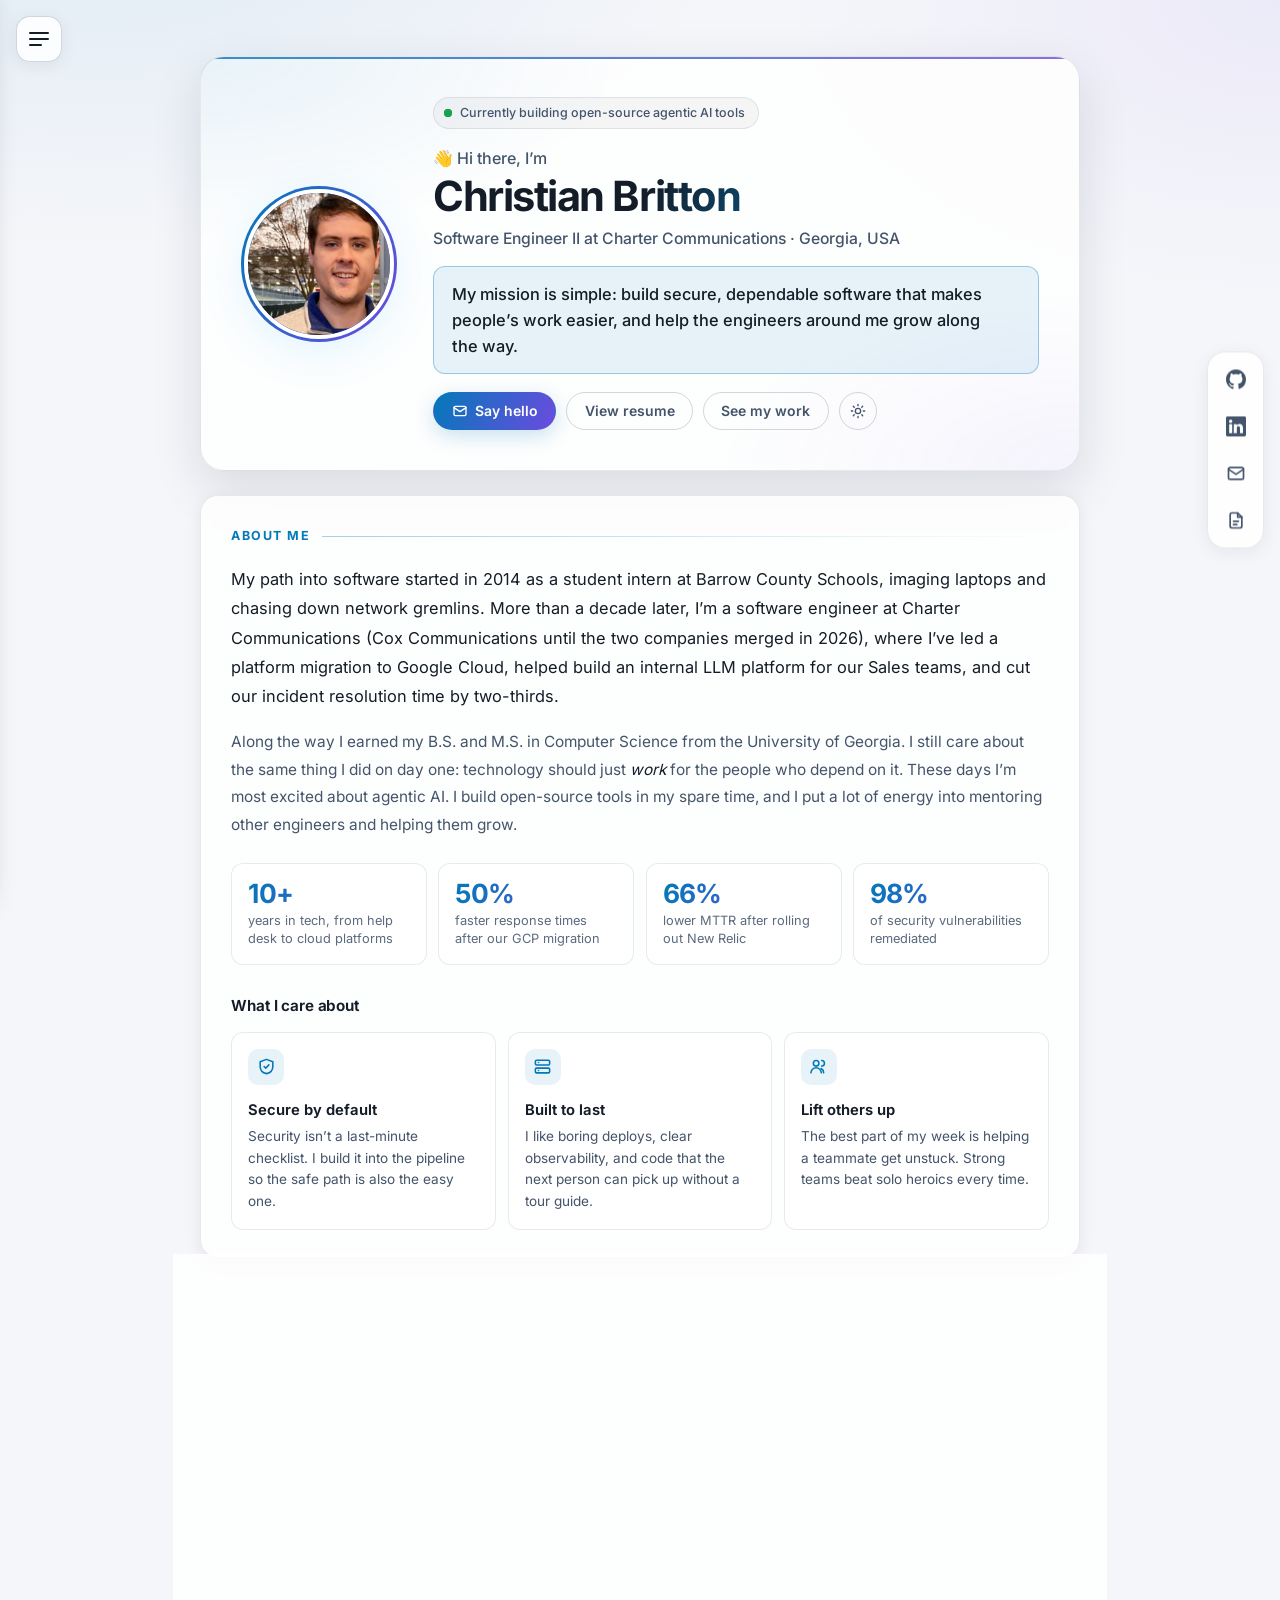
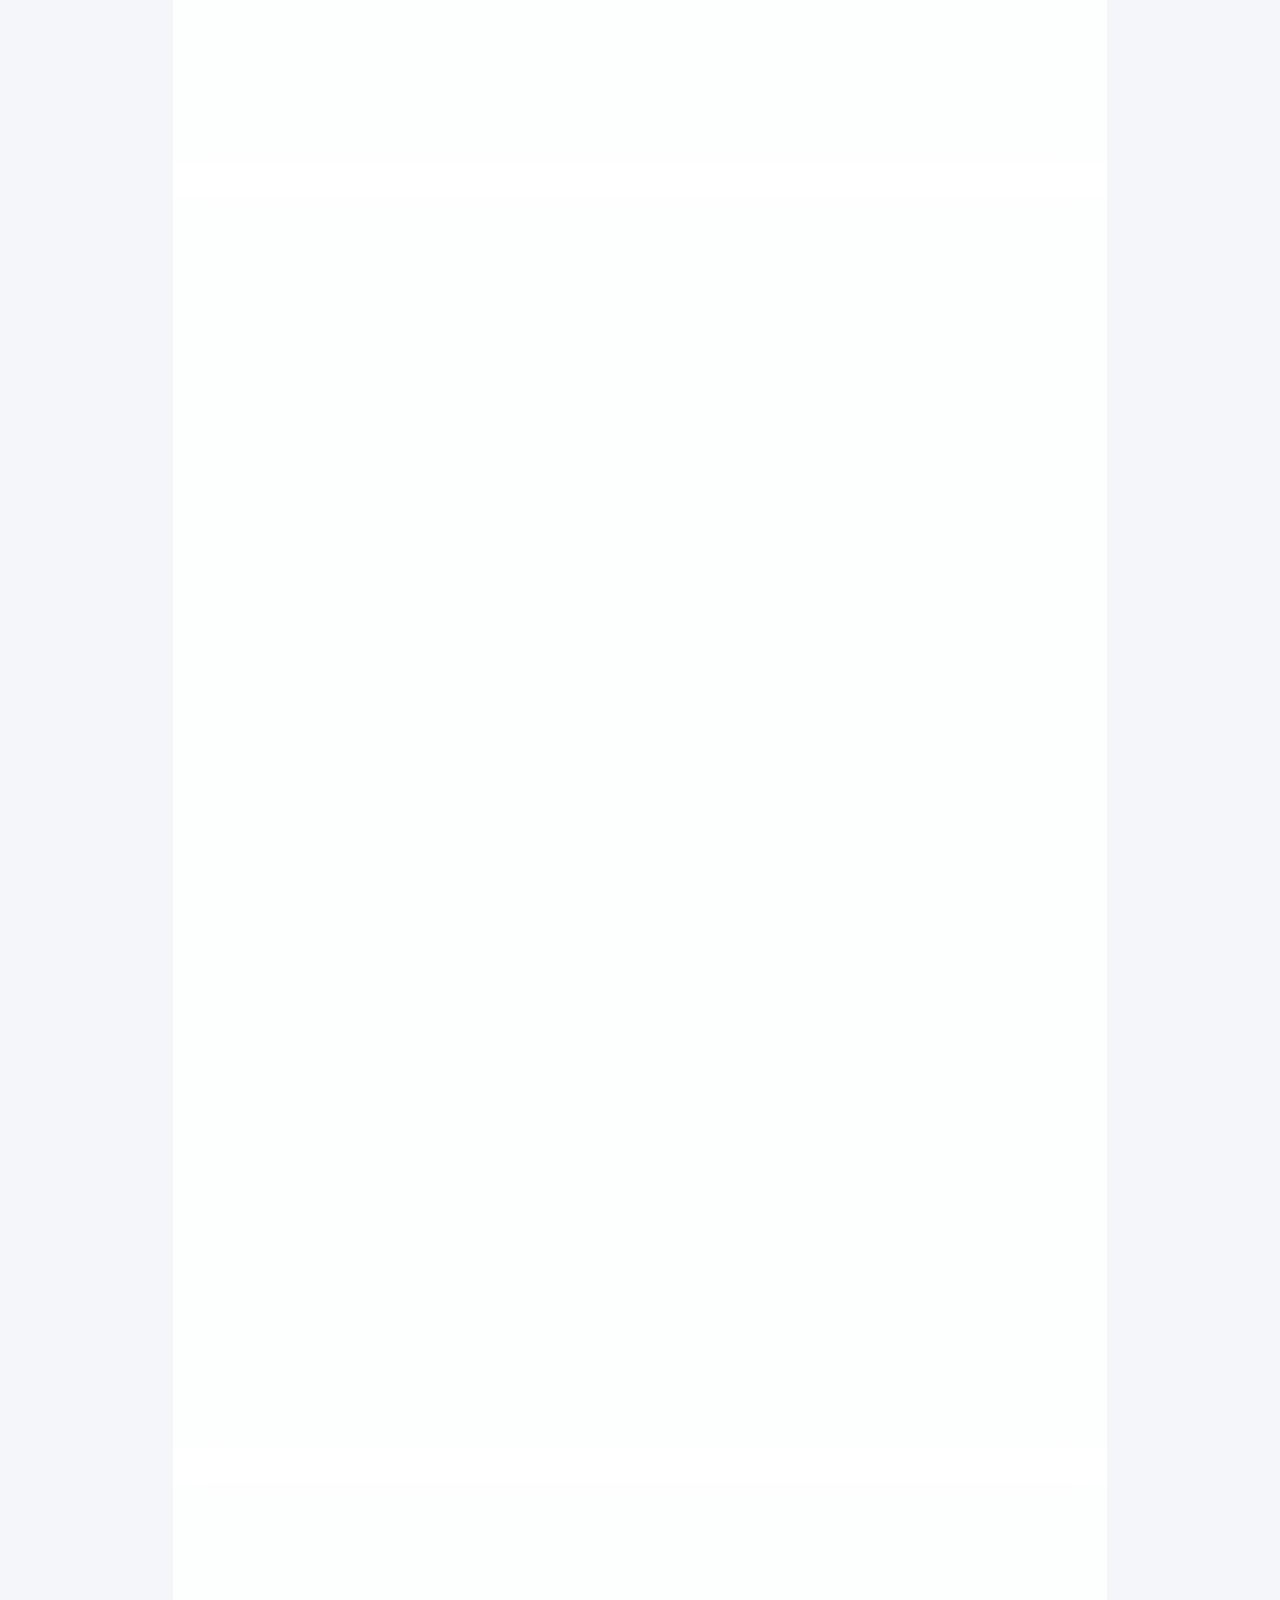
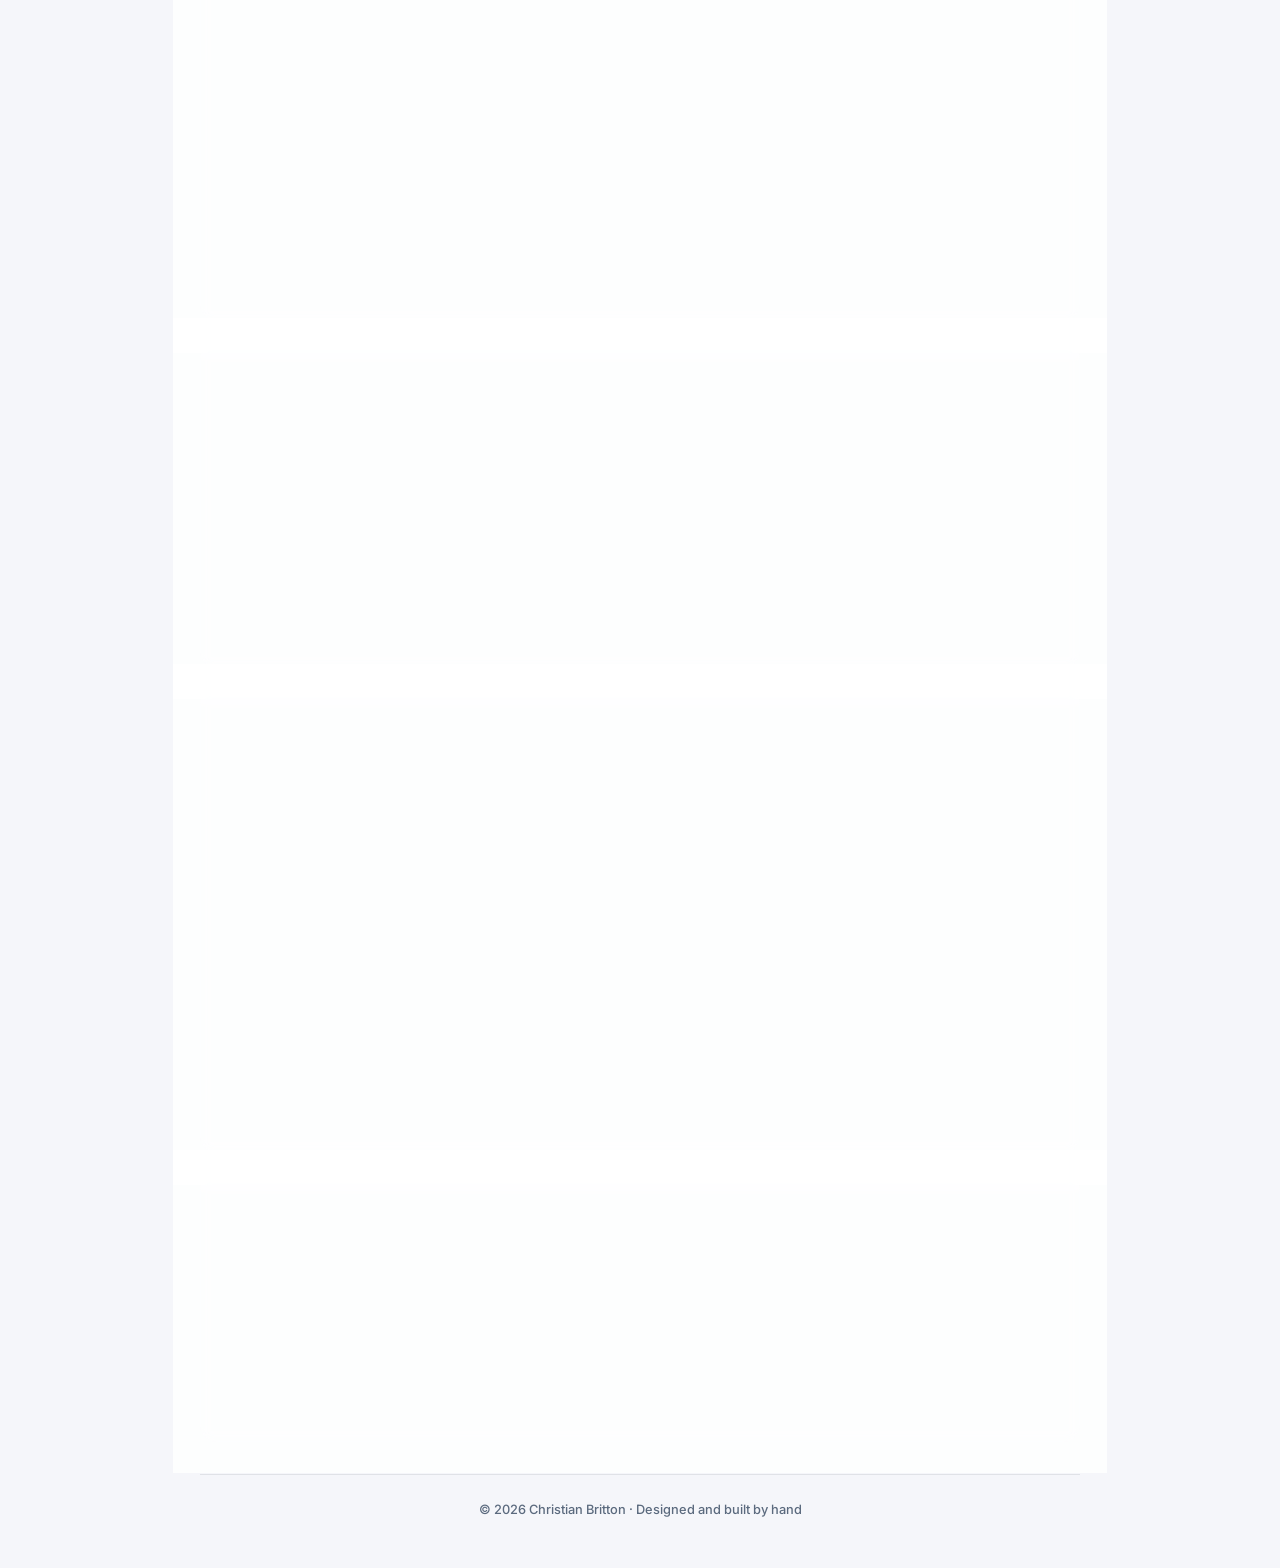
<file: index.html>
<!doctype html>
<html lang="en" data-theme="dark">
  <head>
    <meta charset="UTF-8">
    <meta name="viewport" content="width=device-width, initial-scale=1">

    <!-- Apply saved/system theme before first paint to avoid a flash -->
    <script>
      (function () {
        var root = document.documentElement;
        var stored = null;
        try { stored = localStorage.getItem('theme'); } catch (e) {}
        var theme = stored === 'light' || stored === 'dark'
          ? stored
          : (window.matchMedia && window.matchMedia('(prefers-color-scheme: light)').matches ? 'light' : 'dark');
        root.setAttribute('data-theme', theme);
        root.classList.add('js');
      })();
    </script>

    <title>Christian Britton — Software Engineer</title>
    <meta name="description" content="Hi, I'm Christian — a software engineer in Georgia who builds secure, dependable cloud platforms, CI/CD pipelines, and AI tools, and loves helping other engineers grow.">
    <link rel="canonical" href="https://cbritt0n.github.io/">
    <meta name="theme-color" content="#0b0e13">

    <!-- Open Graph -->
    <meta property="og:type" content="website">
    <meta property="og:url" content="https://cbritt0n.github.io/">
    <meta property="og:title" content="Christian Britton — Software Engineer">
    <meta property="og:description" content="I build secure, dependable software that makes people's work easier, and help the engineers around me grow along the way.">
    <meta property="og:image" content="https://cbritt0n.github.io/resources/images/profile.jpg">
    <meta property="og:locale" content="en_US">

    <!-- Twitter Card -->
    <meta name="twitter:card" content="summary">
    <meta name="twitter:title" content="Christian Britton — Software Engineer">
    <meta name="twitter:description" content="I build secure, dependable software that makes people's work easier, and help the engineers around me grow along the way.">
    <meta name="twitter:image" content="https://cbritt0n.github.io/resources/images/profile.jpg">

    <link rel="icon" type="image/svg+xml" href="resources/images/favicon.svg">

    <!-- Preload critical assets -->
    <link rel="preload" href="resources/fonts/inter-latin-var.woff2" as="font" type="font/woff2" crossorigin>

    <link href="resources/styles/index.css" rel="stylesheet">

    <!-- Structured data -->
    <script type="application/ld+json">
      {
        "@context": "https://schema.org",
        "@type": "Person",
        "name": "Christian Britton",
        "url": "https://cbritt0n.github.io/",
        "image": "https://cbritt0n.github.io/resources/images/profile.jpg",
        "email": "mailto:cabritton04@gmail.com",
        "jobTitle": "Software Engineer II",
        "worksFor": {
          "@type": "Organization",
          "name": "Charter Communications"
        },
        "alumniOf": {
          "@type": "CollegeOrUniversity",
          "name": "University of Georgia"
        },
        "knowsAbout": ["Cloud infrastructure", "CI/CD", "Agentic AI", "Python", "Kubernetes", "Application security"],
        "sameAs": [
          "https://www.github.com/cbritt0n",
          "https://www.linkedin.com/in/cbritt0n"
        ]
      }
    </script>
  </head>

  <body>
    <a class="skip-link" href="#main">Skip to content</a>

    <!-- Hamburger menu (top-left) -->
    <button id="hamburger" class="hamburger" aria-label="Open menu" aria-expanded="false" aria-controls="sideMenu">
      <span class="hamburger-box">
        <span class="hamburger-inner"></span>
      </span>
    </button>

    <div id="menuBackdrop" class="menu-backdrop"></div>

    <!-- Side navigation menu -->
    <nav id="sideMenu" class="side-menu" aria-hidden="true" aria-label="Site menu">
      <div class="side-menu-inner">
        <button id="sideClose" class="side-close" aria-label="Close menu">&times;</button>

        <h3 class="menu-section-title">On this page</h3>
        <ul class="menu-list">
          <li><a href="#about">About me</a></li>
          <li><a href="#projects">Projects</a></li>
          <li><a href="#experience">Experience</a></li>
          <li><a href="#skills">Toolbox</a></li>
          <li><a href="#education">Education</a></li>
          <li><a href="#connect">Say hello</a></li>
        </ul>

        <h3 class="menu-section-title">Active Projects</h3>
        <ul class="menu-list">
          <li><a href="https://github.com/cbritt0n/mcp-auth-py" target="_blank" rel="noopener noreferrer">mcp-auth-py <span class="menu-ext" aria-hidden="true">↗</span></a></li>
          <li><a href="https://github.com/cbritt0n/loggem" target="_blank" rel="noopener noreferrer">loggem <span class="menu-ext" aria-hidden="true">↗</span></a></li>
        </ul>
      </div>
    </nav>

    <!-- Sticky social media icons -->
    <aside class="sticky-container" aria-label="Social links">
      <ul class="sticky">
        <li>
          <a href="https://www.github.com/cbritt0n" target="_blank" rel="noopener noreferrer" title="GitHub" aria-label="GitHub">
            <svg viewBox="0 0 16 16" fill="currentColor" aria-hidden="true"><path d="M8 0C3.58 0 0 3.58 0 8c0 3.54 2.29 6.53 5.47 7.59.4.07.55-.17.55-.38 0-.19-.01-.82-.01-1.49-2.01.37-2.53-.49-2.69-.94-.09-.23-.48-.94-.82-1.13-.28-.15-.68-.52-.01-.53.63-.01 1.08.58 1.23.82.72 1.21 1.87.87 2.33.66.07-.52.28-.87.51-1.07-1.78-.2-3.64-.89-3.64-3.95 0-.87.31-1.59.82-2.15-.08-.2-.36-1.02.08-2.12 0 0 .67-.21 2.2.82.64-.18 1.32-.27 2-.27s1.36.09 2 .27c1.53-1.04 2.2-.82 2.2-.82.44 1.1.16 1.92.08 2.12.51.56.82 1.27.82 2.15 0 3.07-1.87 3.75-3.65 3.95.29.25.54.73.54 1.48 0 1.07-.01 1.93-.01 2.2 0 .21.15.46.55.38A8.01 8.01 0 0 0 16 8c0-4.42-3.58-8-8-8"/></svg>
          </a>
        </li>
        <li>
          <a href="https://www.linkedin.com/in/cbritt0n" target="_blank" rel="noopener noreferrer" title="LinkedIn" aria-label="LinkedIn">
            <svg viewBox="0 0 16 16" fill="currentColor" aria-hidden="true"><path d="M0 1.146C0 .513.526 0 1.175 0h13.65C15.474 0 16 .513 16 1.146v13.708c0 .633-.526 1.146-1.175 1.146H1.175C.526 16 0 15.487 0 14.854zm4.943 12.248V6.169H2.542v7.225zm-1.2-8.212c.837 0 1.358-.554 1.358-1.248-.015-.709-.52-1.248-1.342-1.248S2.4 3.226 2.4 3.934c0 .694.521 1.248 1.327 1.248zm4.908 8.212V9.359c0-.216.016-.432.08-.586.173-.431.568-.878 1.232-.878.869 0 1.216.662 1.216 1.634v3.865h2.401V9.25c0-2.22-1.184-3.252-2.764-3.252-1.274 0-1.845.7-2.165 1.193v.025h-.016l.016-.025V6.169h-2.4c.03.678 0 7.225 0 7.225z"/></svg>
          </a>
        </li>
        <li>
          <a href="mailto:cabritton04@gmail.com" title="Email" aria-label="Email Christian">
            <svg viewBox="0 0 24 24" fill="none" stroke="currentColor" stroke-width="2" stroke-linecap="round" stroke-linejoin="round" aria-hidden="true"><rect x="3" y="5" width="18" height="14" rx="2"/><path d="m3 7 9 6 9-6"/></svg>
          </a>
        </li>
        <li>
          <a href="resources/downloads/Christian-Britton.pdf" target="_blank" rel="noopener noreferrer" title="Resume (PDF)" aria-label="Download resume">
            <svg viewBox="0 0 24 24" fill="none" stroke="currentColor" stroke-width="2" stroke-linecap="round" stroke-linejoin="round" aria-hidden="true"><path d="M14 3H7a2 2 0 0 0-2 2v14a2 2 0 0 0 2 2h10a2 2 0 0 0 2-2V8z"/><path d="M14 3v5h5M9 13h6M9 17h4"/></svg>
          </a>
        </li>
      </ul>
    </aside>

    <div class="page">
      <!-- Profile header -->
      <header class="hero">
        <div class="profilePhoto">
          <img src="resources/images/profile.jpg" alt="Portrait of Christian Britton" width="148" height="148" fetchpriority="high">
        </div>

        <div class="profileHeader">
          <p class="status-pill"><span class="status-dot" aria-hidden="true"></span>Currently building open-source agentic AI tools</p>
          <p class="greeting"><span class="wave" aria-hidden="true">👋</span> Hi there, I&rsquo;m</p>
          <h1>Christian Britton</h1>
          <p class="role">Software Engineer II at Charter Communications · Georgia, USA</p>
          <p class="mission">My mission is simple: build secure, dependable software that makes people&rsquo;s work easier, and help the engineers around me grow along the way.</p>
          <div class="hero-actions">
            <a class="btn btn-primary" href="mailto:cabritton04@gmail.com">
              <svg viewBox="0 0 24 24" aria-hidden="true"><rect x="3" y="5" width="18" height="14" rx="2"/><path d="m3 7 9 6 9-6"/></svg>
              Say hello
            </a>
            <a class="btn btn-ghost" href="resources/downloads/Christian-Britton.pdf" target="_blank" rel="noopener noreferrer">View resume</a>
            <a class="btn btn-ghost" href="#projects">See my work</a>
            <button id="themeToggle" class="btn btn-ghost btn-icon theme-toggle" type="button" aria-label="Switch to light theme">
              <svg class="icon-sun" viewBox="0 0 24 24" aria-hidden="true"><circle cx="12" cy="12" r="4"/><path d="M12 2v2M12 20v2M4.93 4.93l1.41 1.41M17.66 17.66l1.41 1.41M2 12h2M20 12h2M4.93 19.07l1.41-1.41M17.66 6.34l1.41-1.41"/></svg>
              <svg class="icon-moon" viewBox="0 0 24 24" aria-hidden="true"><path d="M21 12.79A9 9 0 1 1 11.21 3 7 7 0 0 0 21 12.79z"/></svg>
              <span class="sr-only">Toggle theme</span>
            </button>
          </div>
        </div>
      </header>

      <main id="main" class="sections">
        <!-- About -->
        <section id="about" class="section-card reveal" aria-labelledby="about-title">
          <h2 id="about-title" class="section-title">About Me</h2>
          <div class="section-body">
            <p class="prose lead">My path into software started in 2014 as a student intern at Barrow County Schools, imaging laptops and chasing down network gremlins. More than a decade later, I&rsquo;m a software engineer at Charter Communications (Cox Communications until the two companies merged in 2026), where I&rsquo;ve led a platform migration to Google Cloud, helped build an internal LLM platform for our Sales teams, and cut our incident resolution time by two-thirds.</p>
            <p class="prose">Along the way I earned my B.S. and M.S. in Computer Science from the University of Georgia. I still care about the same thing I did on day one: technology should just <em>work</em> for the people who depend on it. These days I&rsquo;m most excited about agentic AI. I build open-source tools in my spare time, and I put a lot of energy into mentoring other engineers and helping them grow.</p>

            <ul class="stats" aria-label="Highlights">
              <li class="stat">
                <span class="stat-value">10+</span>
                <span class="stat-label">years in tech, from help desk to cloud platforms</span>
              </li>
              <li class="stat">
                <span class="stat-value">50%</span>
                <span class="stat-label">faster response times after our GCP migration</span>
              </li>
              <li class="stat">
                <span class="stat-value">66%</span>
                <span class="stat-label">lower MTTR after rolling out New Relic</span>
              </li>
              <li class="stat">
                <span class="stat-value">98%</span>
                <span class="stat-label">of security vulnerabilities remediated</span>
              </li>
            </ul>

            <h3 class="sub-title">What I care about</h3>
            <ul class="values">
              <li class="value">
                <span class="value-icon" aria-hidden="true">
                  <svg viewBox="0 0 24 24"><path d="M12 3 4 6v6c0 4.6 3.4 8.1 8 9 4.6-.9 8-4.4 8-9V6z"/><path d="m9 12 2 2 4-4"/></svg>
                </span>
                <div>
                  <h4 class="value-title">Secure by default</h4>
                  <p class="value-text">Security isn&rsquo;t a last-minute checklist. I build it into the pipeline so the safe path is also the easy one.</p>
                </div>
              </li>
              <li class="value">
                <span class="value-icon" aria-hidden="true">
                  <svg viewBox="0 0 24 24"><rect x="3" y="4" width="18" height="6" rx="1.5"/><rect x="3" y="14" width="18" height="6" rx="1.5"/><path d="M7 7h.01M7 17h.01"/></svg>
                </span>
                <div>
                  <h4 class="value-title">Built to last</h4>
                  <p class="value-text">I like boring deploys, clear observability, and code that the next person can pick up without a tour guide.</p>
                </div>
              </li>
              <li class="value">
                <span class="value-icon" aria-hidden="true">
                  <svg viewBox="0 0 24 24"><circle cx="9" cy="8" r="3.5"/><path d="M2.5 20a6.5 6.5 0 0 1 13 0"/><path d="M16 4.5a3.5 3.5 0 0 1 0 7M18.5 20a6.5 6.5 0 0 0-3-5.5"/></svg>
                </span>
                <div>
                  <h4 class="value-title">Lift others up</h4>
                  <p class="value-text">The best part of my week is helping a teammate get unstuck. Strong teams beat solo heroics every time.</p>
                </div>
              </li>
            </ul>
          </div>
        </section>

        <!-- Featured Projects -->
        <section id="projects" class="section-card reveal" aria-labelledby="projects-title">
          <h2 id="projects-title" class="section-title">Things I&rsquo;m Building</h2>
          <div class="section-body">
            <p class="section-intro">Side projects where I get to explore ideas and give a little back to the open-source community.</p>
            <div class="project-grid">
              <article class="project-card">
                <div class="project-head">
                  <span class="project-tag">Open source · Python</span>
                  <a class="project-link-icon" href="https://github.com/cbritt0n/mcp-auth-py" target="_blank" rel="noopener noreferrer" aria-label="View mcp-auth-py on GitHub">
                    <svg width="16" height="16" viewBox="0 0 24 24" fill="none" stroke="currentColor" stroke-width="2" stroke-linecap="round" stroke-linejoin="round" aria-hidden="true"><path d="M7 17L17 7M9 7h8v8"/></svg>
                  </a>
                </div>
                <h3 class="project-name"><a class="stretched-link" href="https://github.com/cbritt0n/mcp-auth-py" target="_blank" rel="noopener noreferrer">mcp-auth-py</a></h3>
                <p class="project-desc">Plug-and-play authentication, authorization, and rate-limiting for FastAPI/ASGI apps. Swap between Local JWT, Google, AWS Cognito, Azure AD, GitHub, or Discord providers without touching your application code.</p>
                <ul class="project-chips">
                  <li><span class="chip">FastAPI / ASGI</span></li>
                  <li><span class="chip">OAuth2 / OIDC</span></li>
                  <li><span class="chip">RBAC</span></li>
                  <li><span class="chip">Redis Caching</span></li>
                </ul>
              </article>

              <article class="project-card">
                <div class="project-head">
                  <span class="project-tag">Open source · AI</span>
                  <a class="project-link-icon" href="https://github.com/cbritt0n/loggem" target="_blank" rel="noopener noreferrer" aria-label="View loggem on GitHub">
                    <svg width="16" height="16" viewBox="0 0 24 24" fill="none" stroke="currentColor" stroke-width="2" stroke-linecap="round" stroke-linejoin="round" aria-hidden="true"><path d="M7 17L17 7M9 7h8v8"/></svg>
                  </a>
                </div>
                <h3 class="project-name"><a class="stretched-link" href="https://github.com/cbritt0n/loggem" target="_blank" rel="noopener noreferrer">loggem</a></h3>
                <p class="project-desc">AI-powered log anomaly detection that runs locally or in the cloud, with real-time streaming, 12 built-in parsers, multi-channel alerting, and privacy-first offline analysis.</p>
                <ul class="project-chips">
                  <li><span class="chip">LLM Providers</span></li>
                  <li><span class="chip">Log Parsing</span></li>
                  <li><span class="chip">Real-Time Streaming</span></li>
                  <li><span class="chip">Alerting</span></li>
                </ul>
              </article>
            </div>
            <a class="more-link" href="https://www.github.com/cbritt0n" target="_blank" rel="noopener noreferrer">More on my GitHub <span aria-hidden="true">→</span></a>
          </div>
        </section>

        <!-- Work Experience -->
        <section id="experience" class="section-card reveal" aria-labelledby="experience-title">
          <h2 id="experience-title" class="section-title">Where I&rsquo;ve Worked</h2>
          <div class="section-body timeline">
            <article class="job is-current">
              <div class="job-header">
                <h3 class="job-org">Charter Communications</h3>
                <p class="job-meta">
                  <span class="role-title">Software Engineer II</span>
                  <span aria-hidden="true">·</span>
                  <span>Aug 2026 – Present</span>
                  <span aria-hidden="true">·</span>
                  <span>Atlanta, GA</span>
                </p>
              </div>
              <ul class="job-list">
                <li>Joined Charter in August 2026 when Cox Communications and Charter Communications merged, continuing to build and run the same cloud, CI/CD, and AI platforms as part of the combined company.</li>
              </ul>
            </article>

            <article class="job">
              <div class="job-header">
                <h3 class="job-org">Cox Communications Inc.</h3>
                <p class="job-meta">
                  <span class="role-title">Software Engineer II</span>
                  <span aria-hidden="true">·</span>
                  <span>Jul 2021 – Aug 2026</span>
                  <span aria-hidden="true">·</span>
                  <span>Atlanta, GA</span>
                </p>
              </div>
              <ul class="job-list">
                <li><strong>Cloud transformation:</strong> Led the end-to-end migration of a mission-critical PaaS ecosystem from legacy Rancher to Google Cloud (GCP/Anthos), improving system response times by 50% and giving us a foundation that scales.</li>
                <li><strong>Architecture &amp; code quality:</strong> Architected a multi-tier Knowledge Management platform in Python and modern JavaScript, and standardized on clean MVC patterns that reduced legacy technical debt by 25%.</li>
                <li><strong>AI/ML innovation:</strong> Co-architected an internal enterprise LLM platform for Sales operations, integrating graph database modules and ML pipelines that turn complex agent data into predictive insights for leadership.</li>
                <li><strong>CI/CD &amp; delivery:</strong> Designed automated Jenkins pipelines that deliver zero-downtime rollouts across Dev, QA, and Production clusters on Docker and Kubernetes.</li>
                <li><strong>Observability &amp; security:</strong> Rolled out New Relic and cut mean time to resolution by 66%. Hardened our platforms with Prisma Cloud, remediating 98% of vulnerabilities and automating CVE patching.</li>
                <li><strong>Governance &amp; mentorship:</strong> Represented my team at weekly Change Advisory Board meetings, mentored junior engineers, and was an active leader in the Python@Cox community.</li>
              </ul>
            </article>

            <article class="job">
              <div class="job-header">
                <h3 class="job-org">Barrow County School System</h3>
                <p class="job-meta">
                  <span class="role-title">Technical Analyst</span>
                  <span aria-hidden="true">·</span>
                  <span>Sep 2018 – Jul 2021</span>
                  <span aria-hidden="true">·</span>
                  <span>Winder, GA</span>
                </p>
              </div>
              <ul class="job-list">
                <li>Engineered and scaled district-wide network architecture, including core switching, wireless, and VoIP.</li>
                <li>Led deployment and administration of instructional technology like virtual reality (VR) labs and digital broadcast studios.</li>
                <li>Managed identity provisioning and access controls across Google Workspace and Office 365, maintaining 99.9% uptime.</li>
                <li>Provided tier-1/tier-2 hardware and network troubleshooting to keep classrooms and offices running smoothly.</li>
                <li>Received eight consecutive &ldquo;Shining Moments&rdquo; awards for innovation, reliability, and collaborative problem-solving.</li>
              </ul>
            </article>

            <article class="job">
              <div class="job-header">
                <h3 class="job-org">Barrow County School System</h3>
                <p class="job-meta">
                  <span class="role-title">ITS Intern / Student Intern</span>
                  <span aria-hidden="true">·</span>
                  <span>Aug 2014 – Sep 2018</span>
                  <span aria-hidden="true">·</span>
                  <span>Winder, GA</span>
                </p>
              </div>
              <ul class="job-list">
                <li>Where it all started. Deployed thousands of Windows, macOS, and ChromeOS devices using AirWatch MDM and the Chrome Management Console.</li>
                <li>Partnered with networking and academic teams to roll out multimedia streaming platforms for classrooms.</li>
                <li>Troubleshot hardware and network issues across school facilities and learned how much good IT matters to the people who rely on it.</li>
              </ul>
            </article>
          </div>
        </section>

        <!-- Technical Expertise -->
        <section id="skills" class="section-card reveal" aria-labelledby="skills-title">
          <h2 id="skills-title" class="section-title">My Toolbox</h2>
          <div class="section-body skill-groups">
            <div class="skill-group">
              <div class="skill-label">Cloud &amp; Infrastructure</div>
              <div class="skill-chips">
                <span class="chip">Google Cloud Platform (GCP)</span>
                <span class="chip">Anthos</span>
                <span class="chip">Rancher</span>
                <span class="chip">Docker</span>
                <span class="chip">Kubernetes</span>
                <span class="chip">Microservices Architecture</span>
              </div>
            </div>
            <div class="skill-group">
              <div class="skill-label">Languages &amp; Frameworks</div>
              <div class="skill-chips">
                <span class="chip">Python</span>
                <span class="chip">Java</span>
                <span class="chip">JavaScript</span>
                <span class="chip">jQuery</span>
                <span class="chip">Rust</span>
                <span class="chip">C++</span>
                <span class="chip">C#</span>
                <span class="chip">Spring</span>
                <span class="chip">HTML5</span>
                <span class="chip">CSS3</span>
              </div>
            </div>
            <div class="skill-group">
              <div class="skill-label">DevOps &amp; Automation</div>
              <div class="skill-chips">
                <span class="chip">CI/CD Pipeline Design</span>
                <span class="chip">Jenkins</span>
                <span class="chip">Git</span>
                <span class="chip">New Relic</span>
              </div>
            </div>
            <div class="skill-group">
              <div class="skill-label">AI &amp; Data Engineering</div>
              <div class="skill-chips">
                <span class="chip">Agentic AI Architectures</span>
                <span class="chip">LLM Integration</span>
                <span class="chip">Graph Databases (GDB)</span>
                <span class="chip">Machine Learning</span>
                <span class="chip">RESTful APIs</span>
              </div>
            </div>
            <div class="skill-group">
              <div class="skill-label">Security &amp; Compliance</div>
              <div class="skill-chips">
                <span class="chip">Prisma Cloud</span>
                <span class="chip">Vulnerability Management</span>
                <span class="chip">Secure Programming</span>
                <span class="chip">Cyber Forensics</span>
              </div>
            </div>
            <div class="skill-group">
              <div class="skill-label">Ways of Working</div>
              <div class="skill-chips">
                <span class="chip">Technical Mentorship</span>
                <span class="chip">Agile/Scrum</span>
                <span class="chip">Sprint Planning (Jira)</span>
                <span class="chip">CAB Governance</span>
              </div>
            </div>
          </div>
        </section>

        <!-- Education -->
        <section id="education" class="section-card reveal" aria-labelledby="education-title">
          <h2 id="education-title" class="section-title">Education</h2>
          <div class="section-body">
            <div class="edu-heading">
              <img src="resources/images/ugalogo.png" alt="University of Georgia logo" width="40" height="44" loading="lazy" decoding="async">
              <div>
                <h3 class="job-org">University of Georgia</h3>
                <p class="edu-sub">Go Dawgs! Where I earned both of my CS degrees.</p>
              </div>
            </div>

            <div class="edu-grid">
              <div class="edu-block">
                <p class="edu-degree">M.S. Computer Science</p>
                <p class="edu-meta">Graduated May 2021 · GPA 3.95</p>
                <p class="edu-detail">Advanced Algorithms, Secure Programming, Cyber Security, IoT Security, Parallel Simulation, Computer Networks, Cyber Forensics, and Cryptography.</p>
              </div>

              <div class="edu-block">
                <p class="edu-degree">B.S. Computer Science</p>
                <p class="edu-meta">Graduated May 2020 · GPA 3.45</p>
                <p class="edu-detail">Operating Systems, Human-Computer Interaction, Distributed Systems, and Software Engineering Patterns.</p>
              </div>
            </div>
          </div>
        </section>

        <!-- Certifications + Research -->
        <section class="section-card reveal" aria-labelledby="research-title">
          <h2 id="research-title" class="section-title">Learning &amp; Research</h2>
          <div class="section-body">
            <div class="entry">
              <span class="entry-badge">Certificate · 2026</span>
              <p><strong>Agentic AI Architecture</strong>, eCornell. A deep dive into multi-agent LLM systems, cognitive architectures, and autonomous orchestration patterns.</p>
            </div>
            <div class="entry">
              <span class="entry-badge">Graduate research</span>
              <p><strong>UGA &amp; Georgia Tech:</strong> Parallel simulation research on computational finance architectures, examining how market latency affects autonomous trading agents.</p>
            </div>
            <div class="entry">
              <span class="entry-badge">Undergraduate research</span>
              <p><strong>UGA Dept. of Public Health:</strong> Built a secure field-data tracking web platform and text-mining algorithms to study non-mosquito epidemiological vectors.</p>
            </div>
            <div class="entry">
              <span class="entry-badge">Community</span>
              <p><strong>ACM &amp; IEEE member</strong>, and a two-time UGAHacks developer focused on building accessible UI/UX.</p>
            </div>
          </div>
        </section>

        <!-- Connect -->
        <section id="connect" class="section-card connect-card reveal" aria-labelledby="connect-title">
          <h2 id="connect-title" class="connect-title">Let&rsquo;s build something together</h2>
          <p class="connect-text">Whether it&rsquo;s a cloud migration, an AI idea you want to talk through, or just swapping notes about Python, my inbox is always open. I&rsquo;d love to hear from you.</p>
          <div class="hero-actions connect-actions">
            <a class="btn btn-primary" href="mailto:cabritton04@gmail.com">
              <svg viewBox="0 0 24 24" aria-hidden="true"><rect x="3" y="5" width="18" height="14" rx="2"/><path d="m3 7 9 6 9-6"/></svg>
              cabritton04@gmail.com
            </a>
            <a class="btn btn-ghost" href="https://www.linkedin.com/in/cbritt0n" target="_blank" rel="noopener noreferrer">Connect on LinkedIn</a>
          </div>
        </section>
      </main>

      <footer class="site-footer">
        <p class="footerNote">&copy; <span id="year">2026</span> Christian Britton · Designed and built by hand</p>
      </footer>
    </div>

    <script>
      (function () {
        var hamburger = document.getElementById('hamburger');
        var sideMenu = document.getElementById('sideMenu');
        var sideClose = document.getElementById('sideClose');
        var backdrop = document.getElementById('menuBackdrop');
        var firstLink = sideMenu && sideMenu.querySelector('.menu-list a');
        var lastFocused = null;

        /* ---- Footer year ---- */
        var yearEl = document.getElementById('year');
        if (yearEl) yearEl.textContent = new Date().getFullYear();

        /* ---- Theme toggle ---- */
        var root = document.documentElement;
        var themeToggle = document.getElementById('themeToggle');
        var themeMeta = document.querySelector('meta[name="theme-color"]');
        var THEME_COLORS = { dark: '#0b0e13', light: '#f5f6fa' };

        function setTheme(theme) {
          root.setAttribute('data-theme', theme);
          themeMeta.setAttribute('content', THEME_COLORS[theme]);
          themeToggle.setAttribute('aria-label', theme === 'dark' ? 'Switch to light theme' : 'Switch to dark theme');
        }

        setTheme(root.getAttribute('data-theme'));

        themeToggle.addEventListener('click', function () {
          var next = root.getAttribute('data-theme') === 'light' ? 'dark' : 'light';
          try { localStorage.setItem('theme', next); } catch (e) {}
          setTheme(next);
        });

        // Follow OS preference changes while no explicit choice is stored
        if (window.matchMedia) {
          window.matchMedia('(prefers-color-scheme: light)').addEventListener('change', function (e) {
            var stored = null;
            try { stored = localStorage.getItem('theme'); } catch (err) {}
            if (stored !== 'light' && stored !== 'dark') setTheme(e.matches ? 'light' : 'dark');
          });
        }

        /* ---- Reveal sections on scroll ---- */
        var revealEls = document.querySelectorAll('.reveal');
        var reduceMotion = window.matchMedia && window.matchMedia('(prefers-reduced-motion: reduce)').matches;
        if (!('IntersectionObserver' in window) || reduceMotion) {
          revealEls.forEach(function (el) { el.classList.add('is-visible'); });
        } else {
          var observer = new IntersectionObserver(function (entries) {
            entries.forEach(function (entry) {
              if (entry.isIntersecting) {
                entry.target.classList.add('is-visible');
                observer.unobserve(entry.target);
              }
            });
          }, { rootMargin: '0px 0px -8% 0px', threshold: 0.08 });
          revealEls.forEach(function (el) { observer.observe(el); });
        }

        /* ---- Side menu ---- */
        function openMenu() {
          lastFocused = document.activeElement;
          sideMenu.classList.add('open');
          hamburger.classList.add('open');
          hamburger.setAttribute('aria-expanded', 'true');
          sideMenu.setAttribute('aria-hidden', 'false');
          backdrop.classList.add('visible');
          firstLink.focus();
        }

        function closeMenu(restoreFocus) {
          sideMenu.classList.remove('open');
          hamburger.classList.remove('open');
          hamburger.setAttribute('aria-expanded', 'false');
          sideMenu.setAttribute('aria-hidden', 'true');
          backdrop.classList.remove('visible');
          if (restoreFocus !== false && lastFocused) lastFocused.focus();
        }

        // The hamburger is hidden while the menu is open, so it only ever opens it;
        // the close button, backdrop, Escape, and in-page links close it.
        hamburger.addEventListener('click', openMenu);
        sideClose.addEventListener('click', function () { closeMenu(); });
        backdrop.addEventListener('click', function () { closeMenu(); });

        // In-page links close the menu and let the browser scroll to the section
        sideMenu.querySelectorAll('a[href^="#"]').forEach(function (link) {
          link.addEventListener('click', function () { closeMenu(false); });
        });

        // Escape closes the menu; Tab is trapped inside it while open
        document.addEventListener('keydown', function (e) {
          if (!sideMenu.classList.contains('open')) return;

          if (e.key === 'Escape') {
            closeMenu();
            return;
          }

          if (e.key === 'Tab') {
            var focusable = sideMenu.querySelectorAll('a[href], button:not([disabled])');
            if (!focusable.length) return;
            var first = focusable[0];
            var last = focusable[focusable.length - 1];

            if (e.shiftKey && document.activeElement === first) {
              e.preventDefault();
              last.focus();
            } else if (!e.shiftKey && document.activeElement === last) {
              e.preventDefault();
              first.focus();
            }
          }
        });
      })();
    </script>
  </body>
</html>
</file>
<file: resources/styles/index.css>
@charset "utf-8";

/* -------------------------------------------------------------------------- */
/* Self-hosted Inter (variable, latin subset)                                  */
/* -------------------------------------------------------------------------- */
@font-face {
  font-family: "Inter";
  font-style: normal;
  font-weight: 400 700;
  font-display: swap;
  src: url("../fonts/inter-latin-var.woff2") format("woff2");
  unicode-range: U+0000-00FF, U+0131, U+0152-0153, U+02BB-02BC, U+02C6, U+02DA,
    U+02DC, U+0304, U+0308, U+0329, U+2000-206F, U+20AC, U+2122, U+2191, U+2193,
    U+2212, U+2215, U+FEFF, U+FFFD;
}

/* -------------------------------------------------------------------------- */
/* Design tokens — dark theme is the default                                   */
/* -------------------------------------------------------------------------- */
:root {
  --bg: #0b0e13;
  --bg-elevated: #131922;
  --bg-card: rgba(22, 29, 39, 0.72);
  --bg-card-solid: #161d27;
  --bg-card-hover: #1a2330;
  --surface-glass: rgba(20, 26, 34, 0.82);
  --menu-bg: rgba(16, 20, 28, 0.97);
  --backdrop-bg: rgba(0, 0, 0, 0.5);
  --border: rgba(255, 255, 255, 0.08);
  --border-strong: rgba(255, 255, 255, 0.14);
  --text: #eaeff5;
  --text-muted: #a3b0bf;
  --text-soft: #75849a;
  --accent: #5ec8ff;
  --accent-strong: #3db4f5;
  --accent-2: #a28bfa;
  --accent-soft: rgba(94, 200, 255, 0.12);
  --accent-border: rgba(94, 200, 255, 0.35);
  --on-accent: #061018;
  --success: #4ade80;
  --chip-bg: rgba(255, 255, 255, 0.04);
  --gradient: linear-gradient(120deg, var(--accent) 0%, var(--accent-2) 100%);
  --title-line: linear-gradient(90deg, rgba(94, 200, 255, 0.35), transparent);
  --marker-color: rgba(94, 200, 255, 0.5);
  --glow-1: radial-gradient(1100px 620px at 8% -12%, rgba(94, 200, 255, 0.11), transparent 58%);
  --glow-2: radial-gradient(900px 540px at 100% 0%, rgba(162, 139, 250, 0.09), transparent 55%);
  --hero-sheen: radial-gradient(600px 260px at 0% 0%, rgba(94, 200, 255, 0.1), transparent 70%),
    radial-gradient(520px 260px at 100% 100%, rgba(162, 139, 250, 0.08), transparent 70%);
  --shadow: 0 18px 50px rgba(0, 0, 0, 0.4);
  --shadow-sm: 0 4px 18px rgba(0, 0, 0, 0.25);
  --radius: 18px;
  --radius-sm: 12px;
  --radius-pill: 999px;
  --font: "Inter", system-ui, -apple-system, BlinkMacSystemFont, "Segoe UI",
    Roboto, sans-serif;
  --max-width: 880px;
  --header-gap: 2rem;
  --transition: 0.2s ease;
  --ease-out: cubic-bezier(0.22, 1, 0.36, 1);
}

[data-theme="light"] {
  --bg: #f5f6fa;
  --bg-elevated: #ffffff;
  --bg-card: rgba(255, 255, 255, 0.82);
  --bg-card-solid: #ffffff;
  --bg-card-hover: #eef2f8;
  --surface-glass: rgba(255, 255, 255, 0.86);
  --menu-bg: rgba(255, 255, 255, 0.98);
  --backdrop-bg: rgba(15, 23, 42, 0.35);
  --border: rgba(15, 23, 42, 0.09);
  --border-strong: rgba(15, 23, 42, 0.17);
  --text: #141c27;
  --text-muted: #44546a;
  --text-soft: #5b6a7e;
  --accent: #0279b8;
  --accent-strong: #03649a;
  --accent-2: #6d4ae0;
  --accent-soft: rgba(2, 121, 184, 0.09);
  --accent-border: rgba(2, 121, 184, 0.35);
  --on-accent: #ffffff;
  --success: #16a34a;
  --chip-bg: rgba(15, 23, 42, 0.035);
  --title-line: linear-gradient(90deg, rgba(2, 121, 184, 0.35), transparent);
  --marker-color: rgba(2, 121, 184, 0.55);
  --glow-1: radial-gradient(1100px 620px at 8% -12%, rgba(2, 121, 184, 0.09), transparent 58%);
  --glow-2: radial-gradient(900px 540px at 100% 0%, rgba(109, 74, 224, 0.07), transparent 55%);
  --hero-sheen: radial-gradient(600px 260px at 0% 0%, rgba(2, 121, 184, 0.08), transparent 70%),
    radial-gradient(520px 260px at 100% 100%, rgba(109, 74, 224, 0.06), transparent 70%);
  --shadow: 0 18px 50px rgba(15, 23, 42, 0.12);
  --shadow-sm: 0 4px 18px rgba(15, 23, 42, 0.07);
}

/* -------------------------------------------------------------------------- */
/* Reset & base                                                               */
/* -------------------------------------------------------------------------- */
*,
*::before,
*::after {
  box-sizing: border-box;
}

html {
  scroll-behavior: smooth;
  background-color: var(--bg);
}

body {
  margin: 0;
  min-height: 100vh;
  font-family: var(--font);
  font-size: 15px;
  line-height: 1.65;
  color: var(--text);
  background: var(--glow-1), var(--glow-2), var(--bg);
  background-attachment: fixed;
  -webkit-font-smoothing: antialiased;
  -moz-osx-font-smoothing: grayscale;
  text-rendering: optimizeLegibility;
}

::selection {
  background: var(--accent);
  color: var(--on-accent);
}

img {
  max-width: 100%;
  height: auto;
  display: block;
}

a {
  color: var(--accent);
  text-decoration: none;
  transition: color var(--transition);
}

a:hover {
  color: var(--accent-strong);
}

a:focus-visible,
button:focus-visible {
  outline: 2px solid var(--accent);
  outline-offset: 3px;
}

.sr-only {
  position: absolute;
  width: 1px;
  height: 1px;
  padding: 0;
  margin: -1px;
  overflow: hidden;
  clip: rect(0, 0, 0, 0);
  white-space: nowrap;
  border: 0;
}

/* -------------------------------------------------------------------------- */
/* Layout                                                                     */
/* -------------------------------------------------------------------------- */
.page {
  width: min(100% - 2rem, var(--max-width));
  margin: 0 auto;
  padding: 4.5rem 0 3rem;
}

/* Skip link */
.skip-link {
  position: absolute;
  top: -100%;
  left: 1rem;
  z-index: 1400;
  padding: 0.65rem 1rem;
  background: var(--bg-card-solid);
  color: var(--text);
  border: 1px solid var(--border-strong);
  border-radius: var(--radius-sm);
  box-shadow: var(--shadow-sm);
  font-weight: 600;
  transition: top var(--transition);
}

.skip-link:focus {
  top: 1rem;
  color: var(--accent);
}

/* -------------------------------------------------------------------------- */
/* Hamburger & side menu                                                      */
/* -------------------------------------------------------------------------- */
.hamburger {
  position: fixed;
  top: 1rem;
  left: 1rem;
  width: 46px;
  height: 46px;
  padding: 0;
  border: 1px solid var(--border-strong);
  background: var(--surface-glass);
  border-radius: 14px;
  box-shadow: var(--shadow-sm);
  backdrop-filter: blur(12px);
  -webkit-backdrop-filter: blur(12px);
  z-index: 1300;
  display: flex;
  align-items: center;
  justify-content: center;
  cursor: pointer;
  transition:
    background-color var(--transition),
    border-color var(--transition),
    transform var(--transition);
}

.hamburger:hover {
  background: var(--bg-card-hover);
  border-color: var(--accent-border);
  transform: translateY(-1px);
}

.hamburger:active {
  transform: translateY(0);
}

.hamburger-box {
  width: 20px;
  height: 14px;
  display: inline-block;
  position: relative;
}

.hamburger-inner,
.hamburger-inner::before,
.hamburger-inner::after {
  width: 20px;
  height: 2px;
  background-color: var(--text);
  border-radius: 2px;
  display: block;
  position: absolute;
  left: 0;
  transition: transform 0.25s ease, opacity 0.2s ease, width 0.25s ease;
}

.hamburger-inner {
  top: 6px;
}

.hamburger-inner::before {
  content: "";
  top: -6px;
}

.hamburger-inner::after {
  content: "";
  top: 6px;
  width: 13px;
}

.hamburger:hover .hamburger-inner::after {
  width: 20px;
}

.side-menu {
  position: fixed;
  top: 0;
  left: 0;
  height: 100vh;
  height: 100dvh;
  width: min(300px, 86vw);
  overflow-y: auto;
  background: var(--menu-bg);
  border-right: 1px solid var(--border);
  color: var(--text);
  transform: translateX(-110%);
  transition: transform 0.35s var(--ease-out);
  z-index: 1200;
  box-shadow: 8px 0 32px rgba(0, 0, 0, 0.45);
  backdrop-filter: blur(16px);
  -webkit-backdrop-filter: blur(16px);
}

.side-menu.open {
  transform: translateX(0);
}

.side-menu-inner {
  padding: 1.25rem 1.35rem 2rem;
}

.side-close {
  background: transparent;
  border: 1px solid var(--border);
  color: var(--text-muted);
  font-size: 1.35rem;
  line-height: 1;
  width: 36px;
  height: 36px;
  border-radius: 10px;
  float: right;
  cursor: pointer;
  display: flex;
  align-items: center;
  justify-content: center;
  transition: color var(--transition), border-color var(--transition), background var(--transition);
}

.side-close:hover {
  color: var(--text);
  border-color: var(--border-strong);
  background: var(--bg-elevated);
}

.menu-section-title {
  font-size: 0.72rem;
  font-weight: 600;
  letter-spacing: 0.1em;
  text-transform: uppercase;
  color: var(--text-soft);
  margin: 2rem 0 0.6rem;
  clear: both;
}

.menu-section-title:first-of-type {
  margin-top: 2.75rem;
}

.menu-list {
  list-style: none;
  padding: 0;
  margin: 0;
  display: flex;
  flex-direction: column;
  gap: 0.2rem;
}

.menu-list a {
  display: flex;
  align-items: center;
  justify-content: space-between;
  color: var(--text);
  font-weight: 500;
  padding: 0.6rem 0.85rem;
  border-radius: var(--radius-sm);
  background: transparent;
  border: 1px solid transparent;
  transition: background var(--transition), border-color var(--transition), color var(--transition),
    padding var(--transition);
}

.menu-list a:hover {
  background: var(--accent-soft);
  border-color: var(--accent-border);
  color: var(--accent);
  padding-left: 1.05rem;
}

.menu-ext {
  font-size: 0.85em;
  color: var(--text-soft);
}

.hamburger.open {
  display: none;
}

.menu-backdrop {
  position: fixed;
  inset: 0;
  background: var(--backdrop-bg);
  opacity: 0;
  pointer-events: none;
  transition: opacity 0.25s ease;
  z-index: 1150;
}

.menu-backdrop.visible {
  opacity: 1;
  pointer-events: auto;
}

/* -------------------------------------------------------------------------- */
/* Sticky social rail                                                         */
/* -------------------------------------------------------------------------- */
.sticky-container {
  position: fixed;
  right: 1rem;
  top: 50%;
  transform: translateY(-50%);
  z-index: 1100;
}

.sticky {
  list-style: none;
  margin: 0;
  padding: 0.4rem;
  display: flex;
  flex-direction: column;
  gap: 0.3rem;
  background: var(--surface-glass);
  border: 1px solid var(--border);
  border-radius: var(--radius);
  box-shadow: var(--shadow-sm);
  backdrop-filter: blur(12px);
  -webkit-backdrop-filter: blur(12px);
}

.sticky li a {
  display: flex;
  align-items: center;
  justify-content: center;
  width: 42px;
  height: 42px;
  border-radius: 12px;
  color: var(--text-muted);
  transition: background var(--transition), color var(--transition), transform var(--transition);
}

.sticky li a:hover {
  background: var(--accent-soft);
  color: var(--accent);
  transform: translateY(-2px);
}

.sticky li svg {
  width: 20px;
  height: 20px;
}

/* -------------------------------------------------------------------------- */
/* Hero / header                                                              */
/* -------------------------------------------------------------------------- */
.hero {
  position: relative;
  display: flex;
  flex-direction: column;
  align-items: center;
  text-align: center;
  gap: var(--header-gap);
  margin-bottom: 1.5rem;
  padding: 2.25rem 1.5rem 2.25rem;
  background: var(--hero-sheen), var(--bg-card);
  border: 1px solid var(--border);
  border-radius: calc(var(--radius) + 6px);
  box-shadow: var(--shadow);
  overflow: hidden;
  animation: rise 0.7s var(--ease-out) both;
}

/* Thin gradient edge along the top of the hero */
.hero::before {
  content: "";
  position: absolute;
  inset: 0 0 auto;
  height: 2px;
  background: var(--gradient);
  opacity: 0.8;
}

.profilePhoto {
  position: relative;
  width: 156px;
  height: 156px;
  border-radius: 50%;
  padding: 3px;
  background: var(--gradient);
  flex-shrink: 0;
  box-shadow: 0 10px 40px rgba(94, 200, 255, 0.18);
}

.profilePhoto img {
  width: 100%;
  height: 100%;
  border-radius: 50%;
  object-fit: cover;
  border: 4px solid var(--bg-card-solid);
}

.status-pill {
  display: inline-flex;
  align-items: center;
  gap: 0.5rem;
  margin: 0 0 1rem;
  padding: 0.3rem 0.8rem 0.3rem 0.65rem;
  font-size: 0.78rem;
  font-weight: 500;
  color: var(--text-muted);
  background: var(--chip-bg);
  border: 1px solid var(--border);
  border-radius: var(--radius-pill);
}

.status-dot {
  position: relative;
  width: 8px;
  height: 8px;
  border-radius: 50%;
  background: var(--success);
  flex-shrink: 0;
}

.status-dot::after {
  content: "";
  position: absolute;
  inset: 0;
  border-radius: 50%;
  background: var(--success);
  animation: pulse 2s ease-out infinite;
}

.greeting {
  margin: 0 0 0.15rem;
  font-size: 1rem;
  font-weight: 500;
  color: var(--text-muted);
}

.wave {
  display: inline-block;
  transform-origin: 70% 70%;
  animation: wave 2.4s ease-in-out 0.6s 2;
}

.profileHeader h1 {
  margin: 0 0 0.5rem;
  font-size: clamp(2rem, 5vw, 2.6rem);
  font-weight: 800;
  letter-spacing: -0.035em;
  line-height: 1.1;
  background: linear-gradient(120deg, var(--text) 35%, var(--accent) 75%, var(--accent-2));
  -webkit-background-clip: text;
  background-clip: text;
  color: transparent;
}

.profileHeader .role {
  margin: 0 0 1rem;
  font-size: 0.98rem;
  font-weight: 500;
  color: var(--text-muted);
  line-height: 1.45;
}

.mission {
  position: relative;
  margin: 0 0 1.1rem;
  padding: 0.85rem 1.1rem;
  font-size: 1.02rem;
  font-weight: 500;
  line-height: 1.6;
  color: var(--text);
  background: var(--accent-soft);
  border: 1px solid var(--accent-border);
  border-radius: var(--radius-sm);
  text-wrap: pretty;
}

.hero-actions {
  display: flex;
  flex-wrap: wrap;
  gap: 0.6rem;
  justify-content: center;
  margin-top: 1.15rem;
}

.btn {
  display: inline-flex;
  align-items: center;
  gap: 0.45rem;
  padding: 0.6rem 1.1rem;
  font-size: 0.875rem;
  font-weight: 600;
  font-family: inherit;
  line-height: 1.2;
  border-radius: var(--radius-pill);
  border: 1px solid transparent;
  cursor: pointer;
  transition: background var(--transition), border-color var(--transition), color var(--transition),
    transform var(--transition), box-shadow var(--transition);
}

.btn svg {
  width: 16px;
  height: 16px;
  stroke: currentColor;
  fill: none;
  stroke-width: 2;
  stroke-linecap: round;
  stroke-linejoin: round;
  flex-shrink: 0;
}

.btn-primary {
  background: var(--gradient);
  color: var(--on-accent);
  box-shadow: 0 6px 20px rgba(94, 200, 255, 0.22);
}

.btn-primary:hover {
  color: var(--on-accent);
  transform: translateY(-2px);
  box-shadow: 0 10px 28px rgba(94, 200, 255, 0.32);
}

[data-theme="light"] .btn-primary {
  box-shadow: 0 6px 20px rgba(2, 121, 184, 0.22);
}

.btn-ghost {
  background: transparent;
  color: var(--text-muted);
  border-color: var(--border-strong);
}

.btn-ghost:hover {
  color: var(--text);
  border-color: var(--accent-border);
  background: var(--accent-soft);
  transform: translateY(-1px);
}

.btn-icon {
  padding: 0.6rem;
  width: 38px;
  justify-content: center;
}

/* Show the icon for the theme you would switch TO */
.theme-toggle .icon-sun {
  display: none;
}

.theme-toggle .icon-moon {
  display: inline-block;
}

[data-theme="light"] .theme-toggle .icon-sun {
  display: inline-block;
}

[data-theme="light"] .theme-toggle .icon-moon {
  display: none;
}

/* -------------------------------------------------------------------------- */
/* Sections                                                                   */
/* -------------------------------------------------------------------------- */
.sections {
  display: flex;
  flex-direction: column;
  gap: 1.25rem;
}

.section-card {
  background: var(--bg-card);
  border: 1px solid var(--border);
  border-radius: var(--radius);
  padding: 1.5rem 1.35rem 1.4rem;
  box-shadow: var(--shadow-sm);
  backdrop-filter: blur(6px);
  -webkit-backdrop-filter: blur(6px);
  scroll-margin-top: 1.5rem;
}

.section-title {
  margin: 0 0 1.15rem;
  font-size: 0.78rem;
  font-weight: 700;
  letter-spacing: 0.12em;
  text-transform: uppercase;
  color: var(--accent);
  display: flex;
  align-items: center;
  gap: 0.75rem;
}

.section-title::after {
  content: "";
  flex: 1;
  height: 1px;
  background: var(--title-line);
}

.sub-title {
  margin: 1.75rem 0 0.85rem;
  font-size: 0.95rem;
  font-weight: 650;
  color: var(--text);
  letter-spacing: -0.01em;
}

.section-body {
  color: var(--text-muted);
}

.section-body > p:first-child {
  margin-top: 0;
}

.section-body > p:last-child {
  margin-bottom: 0;
}

.section-intro {
  margin: 0 0 1rem;
  font-size: 0.92rem;
  color: var(--text-muted);
}

.prose {
  font-size: 0.96rem;
  line-height: 1.8;
  color: var(--text-muted);
  text-wrap: pretty;
}

.prose.lead {
  font-size: 1.02rem;
  color: var(--text);
}

.prose em {
  font-style: italic;
  color: var(--text);
}

/* Reveal-on-scroll (only when JS is running) */
.js .reveal {
  opacity: 0;
  transform: translateY(18px);
  transition: opacity 0.6s var(--ease-out), transform 0.6s var(--ease-out);
}

.js .reveal.is-visible {
  opacity: 1;
  transform: none;
}

/* Stats */
.stats {
  list-style: none;
  margin: 1.5rem 0 0;
  padding: 0;
  display: grid;
  grid-template-columns: repeat(2, minmax(0, 1fr));
  gap: 0.7rem;
}

.stat {
  display: flex;
  flex-direction: column;
  gap: 0.25rem;
  padding: 0.95rem 1rem;
  background: var(--bg-elevated);
  border: 1px solid var(--border);
  border-radius: var(--radius-sm);
  transition: border-color var(--transition), transform var(--transition);
}

.stat:hover {
  border-color: var(--accent-border);
  transform: translateY(-2px);
}

.stat-value {
  font-size: 1.65rem;
  font-weight: 800;
  letter-spacing: -0.03em;
  line-height: 1.1;
  background: var(--gradient);
  -webkit-background-clip: text;
  background-clip: text;
  color: transparent;
}

.stat-label {
  font-size: 0.8rem;
  line-height: 1.45;
  color: var(--text-soft);
}

/* Values */
.values {
  list-style: none;
  margin: 0;
  padding: 0;
  display: grid;
  grid-template-columns: 1fr;
  gap: 0.7rem;
}

.value {
  display: flex;
  gap: 0.85rem;
  align-items: flex-start;
  padding: 1rem;
  background: var(--bg-elevated);
  border: 1px solid var(--border);
  border-radius: var(--radius-sm);
}

.value-icon {
  display: inline-flex;
  align-items: center;
  justify-content: center;
  width: 36px;
  height: 36px;
  flex-shrink: 0;
  border-radius: 10px;
  background: var(--accent-soft);
  color: var(--accent);
}

.value-icon svg {
  width: 19px;
  height: 19px;
  fill: none;
  stroke: currentColor;
  stroke-width: 2;
  stroke-linecap: round;
  stroke-linejoin: round;
}

.value-title {
  margin: 0 0 0.2rem;
  font-size: 0.92rem;
  font-weight: 650;
  color: var(--text);
}

.value-text {
  margin: 0;
  font-size: 0.85rem;
  line-height: 1.6;
  color: var(--text-muted);
}

/* Skill chips */
.skill-groups {
  display: grid;
  grid-template-columns: 1fr;
  gap: 1.1rem 1.5rem;
}

.skill-group {
  display: flex;
  flex-direction: column;
  gap: 0.5rem;
}

.skill-label {
  font-size: 0.8rem;
  font-weight: 600;
  color: var(--text);
  letter-spacing: 0.01em;
}

.skill-chips {
  display: flex;
  flex-wrap: wrap;
  gap: 0.4rem;
}

.chip {
  display: inline-flex;
  align-items: center;
  padding: 0.3rem 0.7rem;
  font-size: 0.78rem;
  font-weight: 500;
  color: var(--text-muted);
  background: var(--chip-bg);
  border: 1px solid var(--border);
  border-radius: var(--radius-pill);
  line-height: 1.4;
  transition: color var(--transition), border-color var(--transition), background var(--transition);
}

.skill-chips .chip:hover {
  color: var(--accent);
  border-color: var(--accent-border);
  background: var(--accent-soft);
}

/* Projects */
.project-grid {
  display: grid;
  grid-template-columns: 1fr;
  gap: 0.9rem;
}

.project-card {
  position: relative;
  display: flex;
  flex-direction: column;
  gap: 0.55rem;
  padding: 1.15rem 1.2rem 1.2rem;
  background: var(--bg-elevated);
  border: 1px solid var(--border);
  border-radius: var(--radius-sm);
  overflow: hidden;
  transition: border-color var(--transition), background var(--transition),
    transform var(--transition), box-shadow var(--transition);
}

.project-card::before {
  content: "";
  position: absolute;
  inset: 0 0 auto;
  height: 2px;
  background: var(--gradient);
  opacity: 0;
  transition: opacity var(--transition);
}

.project-card:hover {
  border-color: var(--accent-border);
  background: var(--bg-card-hover);
  transform: translateY(-3px);
  box-shadow: var(--shadow-sm);
}

.project-card:hover::before {
  opacity: 1;
}

.project-head {
  display: flex;
  align-items: center;
  justify-content: space-between;
  gap: 0.75rem;
}

.project-tag {
  font-size: 0.7rem;
  font-weight: 600;
  letter-spacing: 0.08em;
  text-transform: uppercase;
  color: var(--text-soft);
}

.project-name {
  margin: 0;
  font-size: 1.1rem;
  font-weight: 700;
  letter-spacing: -0.02em;
}

.project-name a {
  color: var(--text);
}

.project-name a:hover {
  color: var(--accent);
}

/* Make the whole card clickable via the title link */
.stretched-link::after {
  content: "";
  position: absolute;
  inset: 0;
  z-index: 1;
}

.project-link-icon {
  position: relative;
  z-index: 2;
  flex-shrink: 0;
  color: var(--text-soft);
  transition: color var(--transition), transform var(--transition);
}

.project-card:hover .project-link-icon {
  color: var(--accent);
  transform: translate(2px, -2px);
}

.project-desc {
  margin: 0;
  font-size: 0.9rem;
  line-height: 1.65;
  color: var(--text-muted);
}

.project-chips {
  list-style: none;
  padding: 0;
  margin: 0.3rem 0 0;
  display: flex;
  flex-wrap: wrap;
  gap: 0.4rem;
}

.more-link {
  display: inline-flex;
  align-items: center;
  gap: 0.35rem;
  margin-top: 1.1rem;
  font-size: 0.88rem;
  font-weight: 600;
}

.more-link span {
  transition: transform var(--transition);
}

.more-link:hover span {
  transform: translateX(3px);
}

/* Experience timeline */
.timeline {
  position: relative;
  padding-left: 1.6rem;
}

.timeline::before {
  content: "";
  position: absolute;
  left: 5px;
  top: 0.5rem;
  bottom: 0.5rem;
  width: 2px;
  border-radius: 2px;
  background: linear-gradient(to bottom, var(--accent), var(--accent-2) 55%, var(--border));
  opacity: 0.55;
}

.job {
  position: relative;
}

.job + .job {
  margin-top: 1.75rem;
}

.job::before {
  content: "";
  position: absolute;
  left: calc(-1.6rem + 0px);
  top: 0.4rem;
  width: 12px;
  height: 12px;
  border-radius: 50%;
  background: var(--bg-card-solid);
  border: 2px solid var(--accent);
}

.job.is-current::before {
  background: var(--accent);
  box-shadow: 0 0 0 4px var(--accent-soft);
}

.job-header {
  margin-bottom: 0.75rem;
}

.job-org {
  margin: 0 0 0.25rem;
  font-size: 1.1rem;
  font-weight: 700;
  color: var(--text);
  letter-spacing: -0.02em;
}

.job-meta {
  margin: 0;
  font-size: 0.86rem;
  font-weight: 500;
  color: var(--text-soft);
  display: flex;
  flex-wrap: wrap;
  gap: 0.25rem 0.5rem;
  align-items: baseline;
}

.job-meta .role-title {
  color: var(--accent);
  font-weight: 600;
}

.job-list {
  margin: 0;
  padding-left: 1.1rem;
  color: var(--text-muted);
  font-size: 0.92rem;
  line-height: 1.7;
}

.job-list li + li {
  margin-top: 0.5rem;
}

.job-list li::marker {
  color: var(--marker-color);
}

.job-list strong {
  color: var(--text);
  font-weight: 600;
}

/* Education */
.edu-heading {
  display: flex;
  align-items: center;
  gap: 0.85rem;
  margin-bottom: 1rem;
}

.edu-heading img {
  width: 40px;
  height: 44px;
  object-fit: contain;
  flex-shrink: 0;
}

.edu-heading .job-org {
  margin: 0;
}

.edu-sub {
  margin: 0.1rem 0 0;
  font-size: 0.85rem;
  color: var(--text-soft);
}

.edu-grid {
  display: grid;
  grid-template-columns: 1fr;
  gap: 0.75rem;
}

.edu-block {
  padding: 1rem 1.1rem;
  background: var(--bg-elevated);
  border: 1px solid var(--border);
  border-radius: var(--radius-sm);
}

.edu-degree {
  margin: 0;
  font-size: 0.98rem;
  font-weight: 650;
  color: var(--text);
}

.edu-meta {
  margin: 0.15rem 0 0.55rem;
  font-size: 0.82rem;
  font-weight: 500;
  color: var(--accent);
}

.edu-detail {
  margin: 0;
  font-size: 0.86rem;
  color: var(--text-muted);
  line-height: 1.6;
}

/* Learning / research entries */
.entry {
  display: flex;
  flex-direction: column;
  gap: 0.35rem;
}

.entry + .entry {
  margin-top: 1rem;
  padding-top: 1rem;
  border-top: 1px solid var(--border);
}

.entry p {
  margin: 0;
  font-size: 0.92rem;
  color: var(--text-muted);
  line-height: 1.7;
}

.entry strong {
  color: var(--text);
  font-weight: 600;
}

.entry-badge {
  align-self: flex-start;
  font-size: 0.68rem;
  font-weight: 600;
  letter-spacing: 0.08em;
  text-transform: uppercase;
  color: var(--accent);
}

/* Connect card */
.connect-card {
  position: relative;
  text-align: center;
  padding: 2.25rem 1.5rem;
  background: var(--hero-sheen), var(--bg-card);
  overflow: hidden;
}

.connect-card::before {
  content: "";
  position: absolute;
  inset: 0 0 auto;
  height: 2px;
  background: var(--gradient);
  opacity: 0.8;
}

.connect-title {
  margin: 0 0 0.6rem;
  font-size: clamp(1.35rem, 3.5vw, 1.7rem);
  font-weight: 800;
  letter-spacing: -0.03em;
  line-height: 1.2;
  color: var(--text);
}

.connect-text {
  max-width: 34rem;
  margin: 0 auto;
  font-size: 0.96rem;
  color: var(--text-muted);
  text-wrap: pretty;
}

.connect-actions {
  margin-top: 1.4rem;
}

/* -------------------------------------------------------------------------- */
/* Footer                                                                     */
/* -------------------------------------------------------------------------- */
.site-footer {
  margin-top: 2rem;
  padding-top: 1.5rem;
  border-top: 1px solid var(--border);
  text-align: center;
}

.footerNote {
  margin: 0;
  font-size: 0.8rem;
  font-weight: 500;
  color: var(--text-soft);
}

/* -------------------------------------------------------------------------- */
/* Animations                                                                 */
/* -------------------------------------------------------------------------- */
@keyframes rise {
  from {
    opacity: 0;
    transform: translateY(14px);
  }
  to {
    opacity: 1;
    transform: none;
  }
}

@keyframes pulse {
  0% {
    transform: scale(1);
    opacity: 0.7;
  }
  100% {
    transform: scale(2.6);
    opacity: 0;
  }
}

@keyframes wave {
  0%, 60%, 100% { transform: rotate(0deg); }
  10%, 30% { transform: rotate(14deg); }
  20% { transform: rotate(-8deg); }
  40% { transform: rotate(-4deg); }
  50% { transform: rotate(10deg); }
}

/* -------------------------------------------------------------------------- */
/* Responsive                                                                 */
/* -------------------------------------------------------------------------- */
@media (min-width: 640px) {
  .page {
    padding-top: 3.5rem;
  }

  .hero {
    flex-direction: row;
    text-align: left;
    align-items: center;
    padding: 2.5rem 2.5rem;
    gap: 2.25rem;
  }

  .profileHeader {
    flex: 1;
    min-width: 0;
  }

  .hero-actions {
    justify-content: flex-start;
  }

  .connect-actions {
    justify-content: center;
  }

  .section-card {
    padding: 1.85rem 1.9rem 1.7rem;
  }

  .connect-card {
    padding: 2.75rem 2rem;
  }

  .stats {
    grid-template-columns: repeat(4, minmax(0, 1fr));
  }

  .edu-grid {
    grid-template-columns: repeat(2, minmax(0, 1fr));
  }
}

@media (min-width: 720px) {
  .project-grid {
    grid-template-columns: repeat(2, minmax(0, 1fr));
  }

  .values {
    grid-template-columns: repeat(3, minmax(0, 1fr));
  }

  .value {
    flex-direction: column;
  }

  .skill-groups {
    grid-template-columns: repeat(2, minmax(0, 1fr));
  }
}

/* Below this width the side rail would overlap the content column */
@media (max-width: 1023px) {
  .sticky-container {
    left: 50%;
    right: auto;
    top: auto;
    bottom: 1rem;
    transform: translateX(-50%);
  }

  .sticky {
    flex-direction: row;
    border-radius: var(--radius-pill);
    padding: 0.35rem 0.5rem;
  }

  .sticky li a {
    width: 40px;
    height: 40px;
  }

  .page {
    padding-bottom: 6rem;
  }
}

@media (prefers-reduced-motion: reduce) {
  html {
    scroll-behavior: auto;
  }

  *,
  *::before,
  *::after {
    transition-duration: 0.01ms !important;
    animation-duration: 0.01ms !important;
    animation-iteration-count: 1 !important;
  }
}

@media print {
  .hamburger,
  .side-menu,
  .menu-backdrop,
  .sticky-container,
  .theme-toggle {
    display: none !important;
  }

  .js .reveal {
    opacity: 1;
    transform: none;
  }
}
</file>
